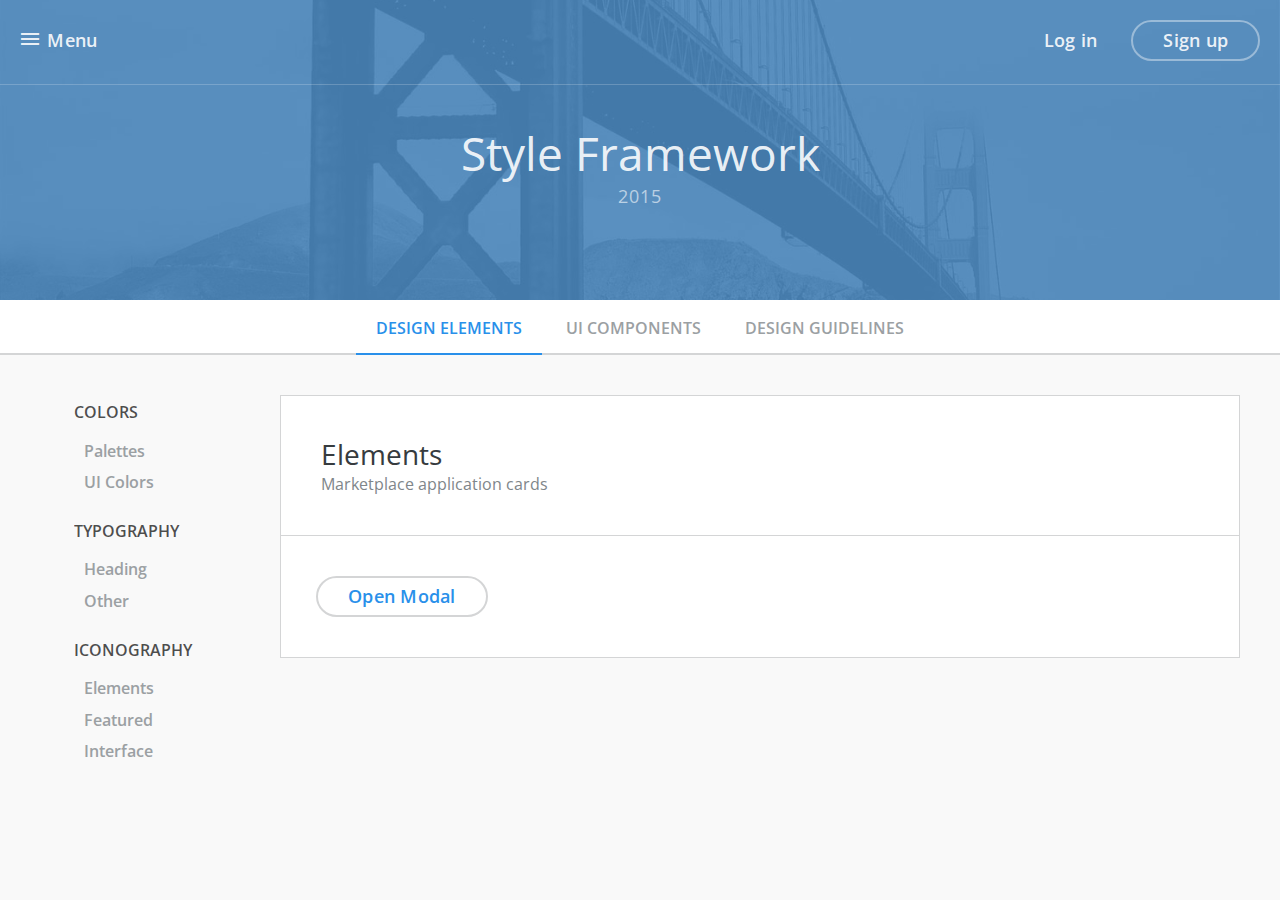
<file: framework/index.html>
<!doctype html>
<html>
<head>
  <meta http-equiv='content-type' content='text/html; charset=UTF-8'>
  <meta name='viewport' content='width=device-width, initial-scale=1'>

  <!-- opengraph protocols -->
  <meta property='og:title' content='Weebly is the easiest way to create a website, store or blog'>
  <meta property='og:type' content='company'>
  <meta property='og:site_name' content='Weebly.com'>
  <meta property='og:image' content='http://cdn1.editmysite.com/images/theme_contest/screenshots.gif'>

  <title>Ez Framework</title>
  <meta name='description' content='Weebly makes it surprisingly easy to create a high-quality website, blog or online store. Over 25 million people use Weebly to bring their unique ideas to life.'>

  <link rel='stylesheet' href='https://fonts.googleapis.com/css?family=Open+Sans:300italic,400italic,700italic,300,400,700'>
  <link rel='stylesheet' href='styles/css/app.css'>

  <!-- modernizr -->
  <script src='https://cdn2.editmysite.com/js/vendor/modernizr.js'></script>
</head>
<body class='ez'>
  <header class='header--menu'>
    <nav class='menu--global'>
      <button class='white--borderless'><i class='ez-menu left'></i> Menu</button>
    </nav>
    <figure class='logo--center'>
      <i class='icon'></i>
    </figure>
    <nav class='menu--user'>
      <button class='white--borderless'>Log in</button>
      <button class='white'>Sign up</button>
    </nav>
  </header>

  <header class='header--short'>
    <figure class='bg' style='background-image:url(img/bg.jpg)'></figure>
    <h2 class='title'>Style Framework <span class='subtitle'>2015</span></h2>
  </header>

  <ul class='tabs'>
    <li class='tab'><a href='#designelements' class='link--tab' title='Design Elements'>Design Elements</a></li>
    <li class='tab'><a href='#uicomponents' class='link--tab' title='UI Components'>UI Components</a></li>
    <li class='tab'><a href='#designguidelines' class='link--tab' title='Design Guidelines'>Design Guidelines</a></li>
  </ul>

  <div class='containers'>
    <section class='container' data-page-name='designelements'>
      <aside class='sidebar'>
        <ul class='menu--sidebar'>
          <li class='item'>
            <a href='#colors' class='link--header' title='Colors'>Colors</a>
            <ul class='menu--sidebar--sub'>
              <li class='item--sub'><a href='#palettes' class='link--sub' title='Palettes'>Palettes</a></li>
              <li class='item--sub'><a href='#uicolors' class='link--sub' title='UI Colors'>UI Colors</a></li>
            </ul>
          </li>

          <li class='item'>
            <a href='#typography' class='link--header' title='Typography'>Typography</a>
            <ul class='menu--sidebar--sub'>
              <li class='item--sub'><a href='#heading' class='link--sub' title='Heading'>Heading</a></li>
              <li class='item--sub'><a href='#other' class='link--sub' title='Other'>Other</a></li>
            </ul>
          </li>

          <li class='item'>
            <a href='#iconography' class='link--header' title='Iconography'>Iconography</a>
            <ul class='menu--sidebar--sub'>
              <li class='item--sub'><a href='#elements' class='link--sub' title='Elements'>Elements</a></li>
              <li class='item--sub'><a href='#featured' class='link--sub' title='Featured'>Featured</a></li>
              <li class='item--sub'><a href='#interface' class='link--sub' title='Interface'>Interface</a></li>
            </ul>
          </li>
        </ul>
      </aside>

      <article class='content'>
        <header class='header--content'>
          <h2 class='title'>Elements</h2>
          <h3 class='subtitle'>Marketplace application cards</h3>
        </header>

        <div class='body'>
          <button class='blue' data-modal-open='single'>Open Modal</button>
        </div>
      </article>
    </section>

    <section class='container' data-page-name='uicomponents'>
      <aside class='sidebar'>
        <ul class='menu--sidebar'>
          <li class='item'>
            <a href='#popovers' class='link--header' title='popovers'>popovers</a>
            <ul class='menu--sidebar--sub'>
              <li class='item--sub'><a href='#modals' class='link--sub' title='modals'>modals</a></li>
              <li class='item--sub'><a href='#alert' class='link--sub' title='alert'>alert</a></li>
            </ul>
          </li>

          <li class='item'>
            <a href='#cards' class='link--header' title='cards'>cards</a>
            <ul class='menu--sidebar--sub'>
              <li class='item--sub'><a href='#apps' class='link--sub' title='apps'>apps</a></li>
              <li class='item--sub'><a href='#image' class='link--sub' title='image'>image</a></li>
            </ul>
          </li>

          <li class='item'>
            <a href='#tips' class='link--header' title='tips'>tips</a>
            <ul class='menu--sidebar--sub'>
              <li class='item--sub'><a href='#options' class='link--sub' title='options'>options</a></li>
              <li class='item--sub'><a href='#action' class='link--sub' title='action'>action</a></li>
            </ul>
          </li>
        </ul>
      </aside>

      <article class='content'>
        <header class='header--content'>
          <h2 class='title'>Apps Cards</h2>
          <h3 class='subtitle'>Marketplace application cards</h3>
        </header>

        <div class='body'>
          <div class='app-card'>
            <h3 class='title'>App Card</h3>
            <div class='card'>
              <div class='thumbnail'>
                <figure class='icon'></figure>
                <!-- <figure class='icon' style='background-image:url(img/mailchimp.png); background-color: #77cff2'></figure> -->
              </div>
              <h4 class='name'>App Name</h4>
              <figure class='rating' data-rating='4.5'>
                <i class='ez-star'></i>
                <i class='ez-star'></i>
                <i class='ez-star'></i>
                <i class='ez-star'></i>
                <i class='ez-star'></i>
              </figure>
              <p class='description'>Two line app description at 14px font size.</p>
              <h5 class='price'>Free</h5>
            </div>
            <div class='snippet'>
              <header class='header--snippet'>
                = ui_component('cards/card', properties: <strong>{as_below}</strong>)
                <span class='right'>
                  <a href='#psd' class='link--snippet' title='Download PSD file'>Psd</a>
                  <a href='#copy' class='link--snippet' title=''>Copy</a>
                </span>
              </header>
<pre>
<code>
  <span class='punctuation'>{</span>
    url<span class='punctuation'>:</span> <span class='string'>"#"</span><span class='punctuation'>,</span>
    name<span class='punctuation'>:</span> <span class='string'>"App Name"</span><span class='punctuation'>,</span>
    description<span class='punctuation'>:</span> <span class='string'>"Two line app description at 14px font size."</span><span class='punctuation'>,</span>
    app_image_alt<span class='punctuation'>:</span> <span class='string'>""</span><span class='punctuation'>,</span>
    fixed?<span class='punctuation'>:</span> <span class='boolean--false'>false</span>
  <span class='punctuation'>}</span>
</code>
</pre>
            </div>
          </div>

          <div class='app-card--action'>
            <h3 class='title'>App Action Card</h3>
            <div class='card'>
              <div class='thumbnail'>
                <figure class='icon'></figure>
                <!-- <figure class='icon' style='background-image:url(img/mailchimp.png); background-color: #77cff2'></figure> -->
              </div>
              <h4 class='name'>App Name</h4>
              <figure class='rating' data-rating='3.5'>
                <i class='ez-star'></i>
                <i class='ez-star'></i>
                <i class='ez-star'></i>
                <i class='ez-star'></i>
                <i class='ez-star'></i>
                <figcaption class='rating__count'>(132)</figcaption>
              </figure>
              <button class='svg' data-button-load>
                <span class='value'>Add</span>
                <svg class='btn--svg'>
                  <path class='path' d="M152.5,43h-130C11.2,43,2,33.8,2,22.5v0C2,11.2,11.2,2,22.5,2h130c11.3,0,20.5,9.2,20.5,20.5v0C173,33.8,163.8,43,152.5,43z"/>
                  <path class='path--loader' d="M152.5,43h-130C11.2,43,2,33.8,2,22.5v0C2,11.2,11.2,2,22.5,2h130c11.3,0,20.5,9.2,20.5,20.5v0C173,33.8,163.8,43,152.5,43z"/>
                </svg>
              </button>

              <ul class='card__items'>
                <li class='card__item'>$19/mo</li>
                <li class='card__item'>14 day free trial</li>
                <li class='card__item'><a href='http://appwebsite.com' class='link' title='App website URL' target='_blank' rel='nofollow'>appwebsite.com</a></li>
              </ul>
            </div>
          </div>
        </div>
      </article>
    </section>

    <section class='container' data-page-name='designguidelines'>
      <aside class='sidebar'>
        <ul class='menu--sidebar'>
          <li class='item'>
            <a href='#marketplace' class='link--header' title='marketplace'>marketplace</a>
            <ul class='menu--sidebar--sub'>
              <li class='item--sub'><a href='#apps' class='link--sub' title='apps'>apps</a></li>
              <li class='item--sub'><a href='#elements' class='link--sub' title='elements'>elements</a></li>
              <li class='item--sub'><a href='#themes' class='link--sub' title='themes'>themes</a></li>
              <li class='item--sub'><a href='#bundles' class='link--sub' title='bundles'>bundles</a></li>
            </ul>
          </li>
        </ul>
      </aside>

      <article class='content'>
        <header class='header--content'>
          <h2 class='title'>Apps</h2>
          <h3 class='subtitle'>Marketplace application</h3>

          <section class='requirements'>
            <header class='header--snippet'>
              <strong>Required Assets</strong>
              <span class='right'>
                <a href='#download-zip' class='link--snippet' title='Download all assets'>Download Zip</a>
              </span>
            </header>
            <ul class='requirements__list'>
              <li class='requirements__item'><figure class='format-icon--blue'>png</figure> App Icon 102 x 66px &amp; 204 x 132px</li>
              <li class='requirements__item'><figure class='format-icon--orange'>svg</figure> Element Icon 70 x 40px (grayscale)</li>
              <li class='requirements__item'><figure class='format-icon--green'>jpg</figure> Featured Image 462 x 286px &amp; 924 x 572px</li>
              <li class='requirements__item'><figure class='format-icon--green'>jpg</figure> App Screenshots 716 x 442px &amp; 1432 x 884px</li>
            </ul>
          </section>
        </header>

        <div class='body'>
          
          <div class='app-card'>
            <h3 class='title'>App Card</h3>
            <div class='card'>
              <div class='thumbnail'>
                <figure class='icon'></figure>
              </div>
              <h4 class='name'>App Name</h4>
              <figure class='rating' data-rating='4.5'>
                <i class='ez-star'></i>
                <i class='ez-star'></i>
                <i class='ez-star'></i>
                <i class='ez-star'></i>
                <i class='ez-star'></i>
              </figure>
              <p class='description'>Two line app description at 14px font size.</p>
              <h5 class='price'>Free</h5>
            </div>
          </div>

        </div>
      </article>
    </section>
  </div>

  <!-- MODALS -->
  <section class='modal'>
    <figure class='modal__bg'></figure>

    <div class='modal__container' data-modal-name='single'>
      <header class='modal__headers'>
        <div class='modal__header' data-section-name='single'>
          <button class='gray--light--borderless left' data-modal-close><i class='ez-close'></i></button>
          <h1 class='title' data-animation-type='slide'>Welcome Title</h1>
          <button class='blue--borderless right'>Action</button>
        </div>

        <div class='modal__header' data-section-name='slide'>
          <button class='gray--light--borderless left' data-section-switch='single'><i class='w-icon-chevron-left-light'></i></button>
          <h1 class='title' data-animation-type='slide'>View Title</h1>
        </div>
      </header>

      <div class='modal__contents'>
        <div class='modal__content' data-section-name='single'>
          <h2 class='title'>Message goes here.</h2>
          <h3 class='subtitle'>Sub message goes here.</h3>
          <form class='modal__form' action='' method='post'>
            <label for='name' class='modal__label'>
              Full Name
              <input type='text' name='name' class='modal__input' placeholder='First and last name'>
            </label>
            <label for='email' class='modal__label'>
              Email
              <input type='text' name='email' class='modal__input' placeholder='name@email.com'>
            </label>
            <button class='modal__button--dropdown' data-value='Selected Option'><i class='ez-chevron-right right'></i> Options</button>
            <button class='modal__button' data-value='Secondary text' data-section-switch='slide'><i class='ez-chevron-right right'></i> Button</button>
          </form>
        </div>

        <div class='modal__content' data-section-name='slide'>
          <button class='modal__button--action' data-modal-switch='action'>Action Button</button>
          <div class='modal__button--group'>
            <button class='modal__button' data-value='Secondary text'><i class='ez-chevron-right right'></i> Options</button>
            <button class='modal__button' data-value='Secondary text'><i class='ez-chevron-right right'></i> Options</button>
            <button class='modal__button' data-value='Secondary text'><i class='ez-chevron-right right'></i> Options</button>
          </div>
          <button class='modal__button--action--delete'>Delete Button</button>
        </div>
      </div>
    </div>

    <div class='modal__container' data-modal-name='action'>
      <header class='modal__headers'>
        <div class='modal__header' data-section-name='action'>
          <button class='blue--borderless left' data-modal-close>Cancel</button>
          <h1 class='title'>Action Title</h1>
          <button class='blue--borderless right'>Save</button>
        </div>

        <div class='modal__header' data-section-name='progress'>
          <button class='gray--light--borderless left' data-section-switch='action'><i class='w-icon-chevron-left-light'></i></button>
          <h1 class='title' data-animation-type='slide'>Progress Title</h1>
          <button class='blue--borderless right'>next</button>
        </div>
      </header>

      <div class='modal__contents'>
        <div class='modal__content' data-section-name='action'>
          <button class='modal__button' data-value='Secondary text' data-section-switch='progress'><i class='ez-chevron-right right'></i> Button</button>
        </div>

        <div class='modal__content' data-section-name='progress'>
          <h2 class='title'>1 of 3 steps left</h2>
          <h3 class='subtitle'>You're almost there!</h3>
        </div>
      </div>
    </div>
  </section>

  <!-- js -->
  <script src='https://ajax.googleapis.com/ajax/libs/jquery/1.8.3/jquery.min.js'></script>
  <script src='js/main.js'></script>
</body>
</html>
</file>
<file: framework/styles/css/app.css>
@charset "UTF-8";
/*-------------------------*\
 * CONTAINER */
/*------------------------- */
/*-------------------------*\
 * PAGE HEADERS */
/*------------------------- */
/*-------------------------*\
 * TABS */
/*------------------------- */
/*-------------------------*\
 * WEIGHT */
/*------------------------- */
/*-------------------------*\
 * BROWSER SPECIFIC */
/*------------------------- */
/*-------------------------*\
 * BOX-MODEL */
/*------------------------- */
/*-------------------------*\
 * VISIBILITY */
/*------------------------- */
/*-------------------------*\
 * USER-SELECT */
/*------------------------- */
/*-------------------------*\
 * TYPOGRAPHY */
/*------------------------- */
/*-------------------------*\
 * BORDER-RADIUS */
/*------------------------- */
/*-------------------------*\
 * BOX-SHADOW */
/*------------------------- */
/*-------------------------*\
 * FILTERS */
/*------------------------- */
/*-------------------------*\
 * TRANSFORMERS ;) */
/*------------------------- */
/*-------------------------*\
 * ROTATIONS */
/*------------------------- */
/*-------------------------*\
 * MORPHING */
/*------------------------- */
/*-------------------------*\
 * TRANSLATIONS */
/*------------------------- */
/*-------------------------*\
 * TRANSITIONS */
/*------------------------- */
/*-------------------------*\
 * PERSPECTIVES */
/*------------------------- */
/*-------------------------*\
 * ANIMATIONS */
/*------------------------- */
/*-------------------------*\
 * KEYFRAMES */
/*------------------------- */
/*-------------------------*\
 * MEDIA QUERIES */
/*------------------------- */
/*-------------------------*\
 * CONTAINER */
/*------------------------- */
/*-------------------------*\
 * SHADOW HOVER */
/*------------------------- */
/*-------------------------*\
 * APP CARD ICON */
/*------------------------- */
/*-------------------------*\
 * COVERS */
/*------------------------- */
/*-------------------------*\
 * BACKGROUND COVERS */
/*------------------------- */
/*-------------------------*\
 * W ICONS */
/*------------------------- */
/*-------------------------*\
 * CLEARFIX */
/*------------------------- */
.punctuation {
  color: #9ba0a3; }

.string {
  color: #3da83e; }

.boolean--true {
  color: #3da83e; }
.boolean--false {
  color: #c73434; }

html,
body {
  min-height: 100%;
  height: 100%;
  padding: 0;
  margin: 0; }

body {
  color: #363b3e;
  font-family: "ProximaNova", "Open Sans", sans-serif;
  font-size: 16px;
  line-height: 1.35;
  text-rendering: optimizeLegibility; }
  @media screen and (-webkit-min-device-pixel-ratio: 0) {
    body {
      -webkit-font-smoothing: antialiased; } }
@-moz-document url-prefix() {
  body {
    -moz-osx-font-smoothing: grayscale; } }
div,
article,
aside,
figcaption,
figure,
footer,
header,
main,
nav,
section {
  display: block;
  box-sizing: border-box; }
  @media screen and (-webkit-min-device-pixel-ratio: 0) {
    div,
    article,
    aside,
    figcaption,
    figure,
    footer,
    header,
    main,
    nav,
    section {
      -webkit-box-sizing: border-box; } }
@-moz-document url-prefix() {
  div,
  article,
  aside,
  figcaption,
  figure,
  footer,
  header,
  main,
  nav,
  section {
    -moz-box-sizing: border-box; } }
ul,
li,
img,
input,
textarea,
button {
  box-sizing: border-box; }
  @media screen and (-webkit-min-device-pixel-ratio: 0) {
    ul,
    li,
    img,
    input,
    textarea,
    button {
      -webkit-box-sizing: border-box; } }
@-moz-document url-prefix() {
  ul,
  li,
  img,
  input,
  textarea,
  button {
    -moz-box-sizing: border-box; } }
a {
  background-color: transparent;
  text-decoration: none;
  color: rgba(0, 0, 0, 0.7);
  -o-transition: color 177ms;
  transition: color 177ms; }
  @media screen and (-webkit-min-device-pixel-ratio: 0) {
    a {
      -webkit-transition: color 177ms; } }
@-moz-document url-prefix() {
  a {
    -moz-transition: color 177ms; } }
ul {
  margin: 0;
  padding: 0; }

h1,
h2,
h3,
h4,
h5,
h6 {
  padding: 0;
  margin: 0;
  font-weight: 400; }

b,
strong {
  font-weight: bold; }

em {
  font-style: italic; }

code,
kbd,
pre,
samp {
  font-family: monospace;
  font-size: 14px; }

pre {
  margin: 0;
  white-space: pre;
  white-space: -moz-pre-wrap;
  white-space: pre-wrap;
  white-space: pre\9;
  word-break: break-all;
  word-wrap: break-word; }

code {
  line-height: 1.715; }

figure {
  margin: 0; }

img {
  border: 0; }

svg:not(:root) {
  overflow: hidden; }

button,
input,
optgroup,
select,
textarea {
  font: inherit;
  color: inherit;
  outline: none; }

button,
button:focus,
button:active {
  outline: none;
  overflow: visible; }

input {
  border-radius: 2px; }
  @media screen and (-webkit-min-device-pixel-ratio: 0) {
    input {
      -webkit-border-radius: 2px; } }
@-moz-document url-prefix() {
  input {
    -moz-border-radius: 2px; } }
button,
select {
  text-transform: none; }

button,
html input[type="button"],
input[type="reset"],
input[type="submit"] {
  -webkit-appearance: button;
  cursor: pointer; }

button[disabled],
html input[disabled] {
  cursor: default; }

input {
  line-height: normal; }

input[type="search"] {
  -webkit-appearance: textfield; }

textarea {
  overflow: auto; }

@font-face {
  font-family: "ProximaNova";
  src: url("https://cdn2.editmysite.com/fonts/Proxima-Light/267447_4_0.eot");
  src: url("https://cdn2.editmysite.com/fonts/Proxima-Light/267447_4_0.eot?#iefix") format("embedded-opentype"), url("https://cdn2.editmysite.com/fonts/Proxima-Light/267447_4_0.woff") format("woff"), url("https://cdn2.editmysite.com/fonts/Proxima-Light/267447_4_0.ttf") format("truetype"); }
@font-face {
  font-family: "thirsty_script_lightregular";
  src: url("https://cdn2.editmysite.com/fonts/ThirstyScriptLight/ThirstyScriptLight-webfont.eot");
  src: url("https://cdn2.editmysite.com/fonts/ThirstyScriptLight/ThirstyScriptLight-webfont.eot?#iefix") format("embedded-opentype"), url("https://cdn2.editmysite.com/fonts/ThirstyScriptLight/ThirstyScriptLight-webfont.woff") format("woff"), url("https://cdn2.editmysite.com/fonts/ThirstyScriptLight/ThirstyScriptLight-webfont.ttf") format("truetype"), url("https://cdn2.editmysite.com/fonts/ThirstyScriptLight/ThirstyScriptLight-webfont.svg#thirsty_script_lightregular") format("svg");
  font-weight: normal;
  font-style: normal; }
@font-face {
  font-family: "ProximaNova";
  font-weight: bold;
  src: url("https://cdn2.editmysite.com/fonts/Proxima-Semibold/267447_5_0.eot");
  src: url("https://cdn2.editmysite.com/fonts/Proxima-Semibold/267447_5_0.eot?#iefix") format("embedded-opentype"), url("https://cdn2.editmysite.com/fonts/Proxima-Semibold/267447_5_0.woff") format("woff"), url("https://cdn2.editmysite.com/fonts/Proxima-Semibold/267447_5_0.ttf") format("truetype"); }
@font-face {
  font-family: "wicons";
  src: url("https://cdn2.editmysite.com/fonts/wIcons/wicons.eot?buildTime=1426530185");
  src: url("https://cdn2.editmysite.com/fonts/wIcons/wicons.eot?buildTime=1426530185#iefix") format("embedded-opentype"), url("https://cdn2.editmysite.com/fonts/wIcons/wicons.woff?buildTime=1426530185") format("woff"), url("https://cdn2.editmysite.com/fonts/wIcons/wicons.ttf?buildTime=1426530185") format("truetype"), url("https://cdn2.editmysite.com/fonts/wIcons/wicons.svg?buildTime=1426530185#wicons") format("svg");
  font-weight: normal;
  font-style: normal;
  @media screen and (-webkit-min-device-pixel-ratio: 0) {
    font-family: "wicons";
    src: url("https://cdn2.editmysite.com/fonts/wIcons/wicons.svg?buildTime=1426530185#wicons") format("svg"); } }
@font-face {
  font-family: "wsocial";
  src: url("https://cdn2.editmysite.com/fonts/wSocial/wsocial.eot?buildTime=1426530185");
  src: url("https://cdn2.editmysite.com/fonts/wSocial/wsocial.eot?buildTime=1426530185#iefix") format("embedded-opentype"), url("https://cdn2.editmysite.com/fonts/wSocial/wsocial.woff?buildTime=1426530185") format("woff"), url("https://cdn2.editmysite.com/fonts/wSocial/wsocial.ttf?buildTime=1426530185") format("truetype"), url("https://cdn2.editmysite.com/fonts/wSocial/wsocial.svg?buildTime=1426530185#wsocial") format("svg");
  font-weight: normal;
  font-style: normal;
  @media screen and (-webkit-min-device-pixel-ratio: 0) {
    font-family: "wsocial";
    src: url("https://cdn2.editmysite.com/fonts/wSocial/wsocial.svg?buildTime=1426530185#wsocial") format("svg"); } }
@font-face {
  font-family: "ez";
  src: url("./fonts/ez.eot"); }
@font-face {
  font-family: "ez";
  src: url([data-uri]) format("truetype"), url([data-uri]) format("woff");
  font-weight: normal;
  font-style: normal; }
[class^="w-icon-"]:before {
  display: inline-block;
  font-family: "wicons";
  font-style: normal;
  font-weight: 400;
  font-variant: normal;
  line-height: 1.35;
  speak: none;
  text-decoration: inherit;
  text-transform: none;
  text-rendering: optimizeLegibility;
  text-rendering: optimizeLegibility; }
  @media screen and (-webkit-min-device-pixel-ratio: 0) {
    [class^="w-icon-"]:before {
      -webkit-font-smoothing: antialiased; } }
@-moz-document url-prefix() {
  [class^="w-icon-"]:before {
    -moz-osx-font-smoothing: grayscale; } }
.w-icon-add:before {
  content: "\f1a2"; }

.w-icon-address:before {
  content: "\f139"; }

.w-icon-admin-support:before {
  content: "\f1d7"; }

.w-icon-admin:before {
  content: "\f1ae"; }

.w-icon-align-center:before {
  content: "\f17a"; }

.w-icon-align-left:before {
  content: "\f179"; }

.w-icon-align-right:before {
  content: "\f17b"; }

.w-icon-android:before {
  content: "\f1db"; }

.w-icon-apple:before {
  content: "\f1b6"; }

.w-icon-arrow-down:before {
  content: "\f1c5"; }

.w-icon-arrow-left:before {
  content: "\f1c2"; }

.w-icon-arrow-right-thin:before {
  content: "\f1dc"; }

.w-icon-arrow-right:before {
  content: "\f1c3"; }

.w-icon-arrow-up:before {
  content: "\f1c4"; }

.w-icon-audio:before {
  content: "\f100"; }

.w-icon-bank:before {
  content: "\f1dd"; }

.w-icon-blog-archive:before {
  content: "\f15a"; }

.w-icon-blog-author:before {
  content: "\f159"; }

.w-icon-blog-categories:before {
  content: "\f15c"; }

.w-icon-blog-comment:before {
  content: "\f187"; }

.w-icon-blog-feed:before {
  content: "\f15b"; }

.w-icon-blog-settings-icon:before {
  content: "\f1d9"; }

.w-icon-box:before {
  content: "\f199"; }

.w-icon-branded:before {
  content: "\f1a6"; }

.w-icon-browser-window:before {
  content: "\f192"; }

.w-icon-bug:before {
  content: "\f169"; }

.w-icon-button:before {
  content: "\f102"; }

.w-icon-calendar:before {
  content: "\f101"; }

.w-icon-caret-down:before {
  content: "\f153"; }

.w-icon-caret-up:before {
  content: "\f154"; }

.w-icon-categories:before {
  content: "\f195"; }

.w-icon-category-basic:before {
  content: "\f13c"; }

.w-icon-category-media:before {
  content: "\f13d"; }

.w-icon-category-more:before {
  content: "\f140"; }

.w-icon-category-revenue:before {
  content: "\f13e"; }

.w-icon-category-structure:before {
  content: "\f166"; }

.w-icon-chart:before {
  content: "\f1de"; }

.w-icon-check-mark-light:before {
  content: "\f1cc"; }

.w-icon-check-mark:before {
  content: "\f19a"; }

.w-icon-checkbox:before {
  content: "\f12f"; }

.w-icon-checkmark-circle:before {
  content: "\f1a9"; }

.w-icon-chevron-down-light:before {
  content: "\f19e"; }

.w-icon-chevron-down:before {
  content: "\f174"; }

.w-icon-chevron-left-light:before {
  content: "\f19c"; }

.w-icon-chevron-left:before {
  content: "\f177"; }

.w-icon-chevron-right-light:before {
  content: "\f19b"; }

.w-icon-chevron-right:before {
  content: "\f176"; }

.w-icon-chevron-up-light:before {
  content: "\f19d"; }

.w-icon-chevron-up:before {
  content: "\f175"; }

.w-icon-circle-checked:before {
  content: "\f1d0"; }

.w-icon-circle-unchecked:before {
  content: "\f1d1"; }

.w-icon-cloud-li:before {
  content: "\f1df"; }

.w-icon-cog:before {
  content: "\f164"; }

.w-icon-columns:before {
  content: "\f103"; }

.w-icon-comment:before {
  content: "\f161"; }

.w-icon-comments:before {
  content: "\f104"; }

.w-icon-compare:before {
  content: "\f16d"; }

.w-icon-computer:before {
  content: "\f121"; }

.w-icon-copy:before {
  content: "\f162"; }

.w-icon-copyright:before {
  content: "\f18e"; }

.w-icon-coupons:before {
  content: "\f1af"; }

.w-icon-credit-card:before {
  content: "\f197"; }

.w-icon-customer-comment:before {
  content: "\f173"; }

.w-icon-customer-eye:before {
  content: "\f172"; }

.w-icon-customers:before {
  content: "\f171"; }

.w-icon-dashboard:before {
  content: "\f198"; }

.w-icon-decrease:before {
  content: "\f147"; }

.w-icon-delete:before {
  content: "\f163"; }

.w-icon-discount-tag:before {
  content: "\f1e0"; }

.w-icon-divider:before {
  content: "\f105"; }

.w-icon-document:before {
  content: "\f106"; }

.w-icon-dollar-circle:before {
  content: "\f1a7"; }

.w-icon-domain-solid:before {
  content: "\f18a"; }

.w-icon-domains:before {
  content: "\f16c"; }

.w-icon-double-loop:before {
  content: "\f1a1"; }

.w-icon-download-li:before {
  content: "\f1e1"; }

.w-icon-download:before {
  content: "\f15d"; }

.w-icon-dropdown:before {
  content: "\f130"; }

.w-icon-edit-flipped:before {
  content: "\f15e"; }

.w-icon-edit-li:before {
  content: "\f1cb"; }

.w-icon-edit:before {
  content: "\f13f"; }

.w-icon-elements-li:before {
  content: "\f1c7"; }

.w-icon-ellipsis:before {
  content: "\f1e2"; }

.w-icon-email-box:before {
  content: "\f131"; }

.w-icon-email:before {
  content: "\f107"; }

.w-icon-embedded-document:before {
  content: "\f15f"; }

.w-icon-enlarge:before {
  content: "\f122"; }

.w-icon-exit:before {
  content: "\f123"; }

.w-icon-external-link-support:before {
  content: "\f1d2"; }

.w-icon-external:before {
  content: "\f184"; }

.w-icon-facebook:before {
  content: "\f1b8"; }

.w-icon-file-document:before {
  content: "\f126"; }

.w-icon-file-flashsvg:before {
  content: "\f127"; }

.w-icon-flag-li:before {
  content: "\f1e3"; }

.w-icon-flag:before {
  content: "\f18d"; }

.w-icon-flash:before {
  content: "\f108"; }

.w-icon-flickr-badge:before {
  content: "\f158"; }

.w-icon-follow:before {
  content: "\f109"; }

.w-icon-form:before {
  content: "\f10a"; }

.w-icon-forum:before {
  content: "\f10b"; }

.w-icon-gallery:before {
  content: "\f10c"; }

.w-icon-google-plus:before {
  content: "\f1bb"; }

.w-icon-grip-vertical:before {
  content: "\f19f"; }

.w-icon-grip:before {
  content: "\f182"; }

.w-icon-group-empty:before {
  content: "\f1e4"; }

.w-icon-group:before {
  content: "\f1ce"; }

.w-icon-hamburger:before {
  content: "\f160"; }

.w-icon-heart:before {
  content: "\f191"; }

.w-icon-hide:before {
  content: "\f181"; }

.w-icon-home:before {
  content: "\f183"; }

.w-icon-html:before {
  content: "\f10d"; }

.w-icon-image-big:before {
  content: "\f1b0"; }

.w-icon-image-solid:before {
  content: "\f188"; }

.w-icon-image:before {
  content: "\f10e"; }

.w-icon-import-support:before {
  content: "\f1da"; }

.w-icon-inbox:before {
  content: "\f1ad"; }

.w-icon-increase:before {
  content: "\f146"; }

.w-icon-input-textbox:before {
  content: "\f142"; }

.w-icon-instagram:before {
  content: "\f1bc"; }

.w-icon-li-blog:before {
  content: "\f1b4"; }

.w-icon-li-comments:before {
  content: "\f1e5"; }

.w-icon-li-contactform:before {
  content: "\f1e6"; }

.w-icon-li-coupons:before {
  content: "\f1e7"; }

.w-icon-li-drag-drop:before {
  content: "\f1b2"; }

.w-icon-li-ecommerce:before {
  content: "\f1b5"; }

.w-icon-li-mobile:before {
  content: "\f1b3"; }

.w-icon-li-mobilestore:before {
  content: "\f1e8"; }

.w-icon-li-payment:before {
  content: "\f1e9"; }

.w-icon-li-play:before {
  content: "\f1be"; }

.w-icon-li-slideshow:before {
  content: "\f1ea"; }

.w-icon-li-social:before {
  content: "\f1eb"; }

.w-icon-li-ssl:before {
  content: "\f1ec"; }

.w-icon-li-themes:before {
  content: "\f1b1"; }

.w-icon-li-video:before {
  content: "\f1ed"; }

.w-icon-li-w:before {
  content: "\f1bf"; }

.w-icon-li-weebly-logo:before {
  content: "\f1bd"; }

.w-icon-like:before {
  content: "\f10f"; }

.w-icon-linkedin-badge:before {
  content: "\f157"; }

.w-icon-loop:before {
  content: "\f1a0"; }

.w-icon-magnify-dollar:before {
  content: "\f129"; }

.w-icon-magnify-light:before {
  content: "\f1ca"; }

.w-icon-magnify:before {
  content: "\f1a4"; }

.w-icon-mail-support:before {
  content: "\f1d3"; }

.w-icon-mail:before {
  content: "\f13a"; }

.w-icon-map-box:before {
  content: "\f132"; }

.w-icon-map:before {
  content: "\f110"; }

.w-icon-mobile-small:before {
  content: "\f156"; }

.w-icon-mobile:before {
  content: "\f120"; }

.w-icon-move:before {
  content: "\f165"; }

.w-icon-no-add:before {
  content: "\f18c"; }

.w-icon-no-edit:before {
  content: "\f1cf"; }

.w-icon-no-phone-support:before {
  content: "\f1d4"; }

.w-icon-number-box:before {
  content: "\f134"; }

.w-icon-open-table:before {
  content: "\f138"; }

.w-icon-ordered-list:before {
  content: "\f14f"; }

.w-icon-orders:before {
  content: "\f196"; }

.w-icon-packages-li:before {
  content: "\f1c6"; }

.w-icon-page-blog:before {
  content: "\f17e"; }

.w-icon-page-link:before {
  content: "\f17c"; }

.w-icon-page-standard:before {
  content: "\f17f"; }

.w-icon-page-store:before {
  content: "\f17d"; }

.w-icon-pallet:before {
  content: "\f185"; }

.w-icon-paragraph-image:before {
  content: "\f112"; }

.w-icon-paragraph-title:before {
  content: "\f141"; }

.w-icon-paragraph:before {
  content: "\f111"; }

.w-icon-person-box:before {
  content: "\f133"; }

.w-icon-person-li:before {
  content: "\f1c9"; }

.w-icon-phone-box-outline:before {
  content: "\f137"; }

.w-icon-phone-box:before {
  content: "\f12e"; }

.w-icon-phone-support:before {
  content: "\f1d5"; }

.w-icon-pie-chart:before {
  content: "\f1a8"; }

.w-icon-placeholder:before {
  content: "\f113"; }

.w-icon-planner-solid:before {
  content: "\f186"; }

.w-icon-planner:before {
  content: "\f167"; }

.w-icon-play:before {
  content: "\f1b7"; }

.w-icon-player:before {
  content: "\f189"; }

.w-icon-plugins-li:before {
  content: "\f1ee"; }

.w-icon-plus:before {
  content: "\f193"; }

.w-icon-polls:before {
  content: "\f114"; }

.w-icon-press:before {
  content: "\f190"; }

.w-icon-print:before {
  content: "\f1ac"; }

.w-icon-product-block:before {
  content: "\f155"; }

.w-icon-product-large:before {
  content: "\f12c"; }

.w-icon-product-regular:before {
  content: "\f12b"; }

.w-icon-product-small:before {
  content: "\f12a"; }

.w-icon-product:before {
  content: "\f194"; }

.w-icon-question-solid:before {
  content: "\f1c0"; }

.w-icon-question:before {
  content: "\f13b"; }

.w-icon-quote:before {
  content: "\f115"; }

.w-icon-radio-btn:before {
  content: "\f135"; }

.w-icon-redo:before {
  content: "\f152"; }

.w-icon-refresh:before {
  content: "\f1ef"; }

.w-icon-refund:before {
  content: "\f1d6"; }

.w-icon-remove-person:before {
  content: "\f178"; }

.w-icon-return:before {
  content: "\f1a3"; }

.w-icon-revert:before {
  content: "\f16e"; }

.w-icon-right-chevron-circle:before {
  content: "\f1aa"; }

.w-icon-rss-feed:before {
  content: "\f116"; }

.w-icon-rsvp:before {
  content: "\f117"; }

.w-icon-sad-face:before {
  content: "\f18f"; }

.w-icon-scribed-object:before {
  content: "\f128"; }

.w-icon-search:before {
  content: "\f125"; }

.w-icon-secure:before {
  content: "\f180"; }

.w-icon-settings-li:before {
  content: "\f1c8"; }

.w-icon-share-link:before {
  content: "\f118"; }

.w-icon-shopping-cart:before {
  content: "\f1ab"; }

.w-icon-site-list:before {
  content: "\f16a"; }

.w-icon-slideshow:before {
  content: "\f119"; }

.w-icon-social-network:before {
  content: "\f11a"; }

.w-icon-spacer:before {
  content: "\f1c1"; }

.w-icon-star:before {
  content: "\f124"; }

.w-icon-stats:before {
  content: "\f16b"; }

.w-icon-storefront:before {
  content: "\f1a5"; }

.w-icon-support:before {
  content: "\f168"; }

.w-icon-survey:before {
  content: "\f11b"; }

.w-icon-text-align-center:before {
  content: "\f14b"; }

.w-icon-text-align-justified:before {
  content: "\f14d"; }

.w-icon-text-align-left:before {
  content: "\f14a"; }

.w-icon-text-align-right:before {
  content: "\f14c"; }

.w-icon-text-bold:before {
  content: "\f143"; }

.w-icon-text-box:before {
  content: "\f12d"; }

.w-icon-text-color:before {
  content: "\f148"; }

.w-icon-text-italic:before {
  content: "\f144"; }

.w-icon-text-link:before {
  content: "\f149"; }

.w-icon-text-remove-format:before {
  content: "\f150"; }

.w-icon-text-underline:before {
  content: "\f145"; }

.w-icon-title:before {
  content: "\f11c"; }

.w-icon-trash-support:before {
  content: "\f1d8"; }

.w-icon-trash:before {
  content: "\f16f"; }

.w-icon-twitter-feed:before {
  content: "\f11d"; }

.w-icon-twitter:before {
  content: "\f1b9"; }

.w-icon-undo:before {
  content: "\f151"; }

.w-icon-unordered-list:before {
  content: "\f14e"; }

.w-icon-upload-cloud:before {
  content: "\f136"; }

.w-icon-upload:before {
  content: "\f170"; }

.w-icon-upswing:before {
  content: "\f18b"; }

.w-icon-user:before {
  content: "\f1cd"; }

.w-icon-video:before {
  content: "\f11e"; }

.w-icon-youtube-logo:before {
  content: "\f1f0"; }

.w-icon-youtube:before {
  content: "\f11f"; }

[class^="ez-"],
[class*=" ez-"] {
  font-family: "ez";
  speak: none;
  font-style: normal;
  font-weight: normal;
  font-variant: normal;
  text-transform: none;
  line-height: 1;
  text-rendering: optimizeLegibility; }
  @media screen and (-webkit-min-device-pixel-ratio: 0) {
    [class^="ez-"],
    [class*=" ez-"] {
      -webkit-font-smoothing: antialiased; } }
@-moz-document url-prefix() {
  [class^="ez-"],
  [class*=" ez-"] {
    -moz-osx-font-smoothing: grayscale; } }
.ez-star:before {
  content: ""; }
.ez-star--half:after {
  content: ""; }

.ez-chevron-up:before {
  content: ""; }

.ez-chevron-right:before {
  content: ""; }

.ez-chevron-left:before {
  content: ""; }

.ez-chevron-down:before {
  content: ""; }

.ez-menu:before {
  content: "";
  font-size: 24px; }

.ez-close:before {
  content: "";
  font-size: 24px; }

.rating {
  margin: 7px 0;
  color: #ffe9d5; }
  .rating .ez-star.active {
    color: #ff8f2e; }
  .rating .ez-star--half {
    position: relative; }
    .rating .ez-star--half:before {
      content: "";
      color: #ffe9d5; }
    .rating .ez-star--half.active:after {
      position: absolute;
      left: 0;
      color: #ff8f2e; }
  .rating__count {
    display: inline-block;
    position: relative;
    top: -2px;
    margin-left: 5px;
    color: #9ba0a3;
    font-size: 14px; }

/*-------------------------*\
 * BODY */
/*------------------------- */
.ez {
  background-color: rgba(0, 0, 0, 0.025); }

.noscroll {
  overflow: hidden; }

/*-------------------------*\
 * DIVIDERS */
/*------------------------- */
.divider {
  height: 1px;
  margin: 0;
  border: none;
  background-color: rgba(255, 255, 255, 0.2);
  pointer-events: none; }

/*-------------------------*\
 * FLOAT ELEMENTS */
/*------------------------- */
.left {
  float: left; }

.right {
  float: right; }

/*-------------------------*\
 * LOGO */
/*------------------------- */
.logo--center {
  position: absolute;
  left: 50%;
  -ms-transform: translateX(-50%);
  -o-transform: translateX(-50%);
  transform: translateX(-50%);
  pointer-events: none; }
  @media screen and (-webkit-min-device-pixel-ratio: 0) {
    .logo--center {
      -webkit-transform: translateX(-50%); } }
@-moz-document url-prefix() {
  .logo--center {
    -moz-transform: translateX(-50%); } }
  .logo--center .icon {
    display: inline-block;
    height: 35px;
    color: white;
    font-size: 35px;
    line-height: 1; }
    .logo--center .icon:before {
      content: "";
      display: inline-block;
      font-family: "wicons";
      font-style: normal;
      font-weight: 400;
      font-variant: normal;
      speak: none;
      text-decoration: inherit;
      text-transform: none;
      text-rendering: optimizeLegibility;
      text-rendering: optimizeLegibility; }
      @media screen and (-webkit-min-device-pixel-ratio: 0) {
        .logo--center .icon:before {
          -webkit-font-smoothing: antialiased; } }
@-moz-document url-prefix() {
  .logo--center .icon:before {
    -moz-osx-font-smoothing: grayscale; } }
    @media screen and (min-width: 960px) {
      .logo--center .icon {
        height: 50px;
        color: white;
        font-size: 120px;
        line-height: 0.4; }
        .logo--center .icon:before {
          content: "";
          display: inline-block;
          font-family: "wicons";
          font-style: normal;
          font-weight: 400;
          font-variant: normal;
          speak: none;
          text-decoration: inherit;
          text-transform: none;
          text-rendering: optimizeLegibility;
          text-rendering: optimizeLegibility; } }
    @media screen and (min-width: 960px) and (-webkit-min-device-pixel-ratio: 0) {
      .logo--center .icon:before {
        -webkit-font-smoothing: antialiased; } }
    @media screen and (min-width: 960px) {
      @-moz-document url-prefix() {
        .logo--center .icon:before {
          -moz-osx-font-smoothing: grayscale; } } }

.menu--global {
  float: left; }
  .menu--global .white--borderless {
    padding: 7px 3px; }
.menu--user {
  float: right; }
  .menu--user button:last-child {
    display: none; }
    @media screen and (min-width: 960px) {
      .menu--user button:last-child {
        display: inline-block; } }
.menu--sidebar {
  width: 100%; }
  .menu--sidebar--sub {
    margin-bottom: 20px; }

.item {
  list-style-type: none; }
  .item--sub {
    margin: 10px;
    list-style-type: none; }

.link {
  color: #2990ea; }
  .link--tab {
    display: block;
    position: relative;
    height: 53px;
    padding: 0 5px;
    color: #9ba0a3;
    font-size: 11px;
    font-weight: 600;
    text-transform: uppercase; }
    @media screen and (min-width: 960px) {
      .link--tab {
        padding: 0 20px;
        font-size: 16px; } }
    .link--tab:hover {
      color: #b7bbbd; }
    .link--tab.active {
      color: #2990ea; }
  .link--header {
    display: block;
    padding: 7px 14px;
    font-size: 16px;
    font-weight: 600;
    text-transform: uppercase; }
  .link--sub {
    padding: 7px 14px;
    color: #9ba0a3;
    font-size: 16px;
    font-weight: 600; }
    .link--sub:hover, .link--sub.active {
      color: #2990ea; }
  .link--snippet {
    display: inline-block;
    padding: 0 7px;
    color: #2990ea;
    font-size: 12px;
    font-weight: 600;
    text-transform: uppercase; }

/*-------------------------*\
 * TABS */
/*------------------------- */
.tabs {
  height: 55px;
  border-bottom: 2px solid #d4d5d6;
  background-color: rgba(255, 255, 255, 0.98);
  line-height: 57px;
  text-align: center; }
  .tabs .tab {
    display: none;
    list-style: none; }
    @media screen and (max-width: 959px) {
      .tabs .tab:first-child:nth-last-child(1), .tabs .tab:first-child:nth-last-child(1) ~ .tab {
        display: block;
        float: left;
        width: 100%; }
      .tabs .tab:first-child:nth-last-child(2), .tabs .tab:first-child:nth-last-child(2) ~ .tab {
        display: block;
        float: left;
        width: 50%; }
      .tabs .tab:first-child:nth-last-child(3), .tabs .tab:first-child:nth-last-child(3) ~ .tab {
        display: block;
        float: left;
        width: 33.33333%; }
      .tabs .tab:first-child:nth-last-child(4), .tabs .tab:first-child:nth-last-child(4) ~ .tab {
        display: block;
        float: left;
        width: 25%; } }
    @media screen and (min-width: 960px) {
      .tabs .tab {
        display: inline-block;
        width: auto;
        float: none; } }
    .tabs .tab--indicator {
      position: absolute;
      bottom: -2px;
      right: 0;
      left: 0;
      height: 2px;
      background-color: #2990ea;
      -o-transition: transform 233ms;
      transition: transform 233ms; }
      @media screen and (-webkit-min-device-pixel-ratio: 0) {
        .tabs .tab--indicator {
          -webkit-transition: transform 233ms; } }
@-moz-document url-prefix() {
  .tabs .tab--indicator {
    -moz-transition: transform 233ms; } }
/*-------------------------*\
 * BUTTONS */
/*------------------------- */
button,
.btn {
  position: relative;
  display: inline-block;
  padding: 5px 30px;
  border: 2px solid;
  border-radius: 35px;
  background: none;
  color: #363b3e;
  font-size: 18px;
  line-height: 1.5;
  letter-spacing: 0.25px;
  font-weight: 600;
  -o-transition: color 233ms, border 233ms;
  transition: color 233ms, border 233ms;
  cursor: pointer;
  /*-------------------------*\
   * BUTTON ICON */
  /*------------------------- */ }
  @media screen and (-webkit-min-device-pixel-ratio: 0) {
    button,
    .btn {
      -webkit-border-radius: 35px; } }
@-moz-document url-prefix() {
  button,
  .btn {
    -moz-border-radius: 35px; } }
  @media screen and (-webkit-min-device-pixel-ratio: 0) {
    button,
    .btn {
      -webkit-transition: color 233ms, border 233ms; } }
@-moz-document url-prefix() {
  button,
  .btn {
    -moz-transition: color 233ms, border 233ms; } }
  button.white,
  .btn.white {
    border-color: rgba(255, 255, 255, 0.4);
    color: rgba(255, 255, 255, 0.9); }
    button.white:hover,
    .btn.white:hover {
      border-color: rgba(255, 255, 255, 0.8);
      color: white; }
    button.white--borderless,
    .btn.white--borderless {
      border: none;
      color: rgba(255, 255, 255, 0.9); }
    button.white--fill,
    .btn.white--fill {
      border: none;
      background-color: white;
      color: #363b3e; }
  button.gray,
  .btn.gray {
    border-color: #d4d5d6;
    color: #9ba0a3; }
    button.gray:hover,
    .btn.gray:hover {
      border-color: #9ba0a3; }
    button.gray--borderless,
    .btn.gray--borderless {
      border: none;
      color: #9ba0a3; }
  button.gray--light,
  .btn.gray--light {
    border-color: #d4d5d6;
    color: #b7bbbd; }
    button.gray--light:hover,
    .btn.gray--light:hover {
      border-color: #9ba0a3; }
    button.gray--light--borderless,
    .btn.gray--light--borderless {
      border: none;
      color: #b7bbbd; }
  button.gray--lighter,
  .btn.gray--lighter {
    border-color: #d4d5d6;
    color: #d4d5d6; }
    button.gray--lighter:hover,
    .btn.gray--lighter:hover {
      border-color: #9ba0a3; }
    button.gray--lighter--borderless,
    .btn.gray--lighter--borderless {
      border: none;
      color: #d4d5d6; }
  button.blue,
  .btn.blue {
    border-color: #d4d5d6;
    color: #2990ea; }
    button.blue:hover,
    .btn.blue:hover {
      border-color: #9ba0a3; }
    button.blue--borderless,
    .btn.blue--borderless {
      border: none;
      color: #2990ea; }
  button.svg,
  .btn.svg {
    width: 173px;
    height: 43px;
    border-color: #d4d5d6;
    color: #2990ea; }
    button.svg .value,
    .btn.svg .value {
      display: block;
      position: absolute;
      top: 0;
      left: 0;
      width: 100%;
      height: 100%;
      line-height: 43px; }
  button--svg,
  .btn--svg {
    position: absolute;
    top: -3px;
    left: -3px;
    width: 175px;
    height: 45px;
    fill: none; }
    button--svg:hover .path,
    .btn--svg:hover .path {
      stroke: #b7bbbd; }
    button--svg .path,
    .btn--svg .path {
      stroke: #d4d5d6;
      stroke-linecap: round;
      stroke-width: 2;
      -o-transition: stroke 233ms;
      transition: stroke 233ms; }
      @media screen and (-webkit-min-device-pixel-ratio: 0) {
        button--svg .path,
        .btn--svg .path {
          -webkit-transition: stroke 233ms; } }
@-moz-document url-prefix() {
  button--svg .path,
  .btn--svg .path {
    -moz-transition: stroke 233ms; } }
      button--svg .path--loader,
      .btn--svg .path--loader {
        stroke: #2990ea;
        stroke-linecap: round;
        stroke-width: 2;
        stroke-dasharray: 400;
        stroke-dashoffset: 400; }
        button--svg .path--loader.loading,
        .btn--svg .path--loader.loading {
          stroke-dashoffset: 0;
          -o-transition: stroke-dashoffset 1.5s ease;
          transition: stroke-dashoffset 1.5s ease; }
          @media screen and (-webkit-min-device-pixel-ratio: 0) {
            button--svg .path--loader.loading,
            .btn--svg .path--loader.loading {
              -webkit-transition: stroke-dashoffset 1.5s ease; } }
@-moz-document url-prefix() {
  button--svg .path--loader.loading,
  .btn--svg .path--loader.loading {
    -moz-transition: stroke-dashoffset 1.5s ease; } }
  button i,
  .btn i {
    font-size: 17px; }
    button i.left,
    .btn i.left {
      margin-left: -5px;
      margin-right: 5px; }
    button i.right,
    .btn i.right {
      margin-left: 5px;
      margin-right: -5px; }
    button i.w-icon-hamburger,
    .btn i.w-icon-hamburger {
      position: relative;
      top: 1px; }
    button i.w-icon-caret-down,
    .btn i.w-icon-caret-down {
      position: relative;
      top: 4px;
      font-size: 24px;
      line-height: 0.9; }

.modal__form {
  margin-top: 20px; }
.modal__label {
  padding: 0 40px;
  font-weight: 600; }
.modal__input {
  width: 100%;
  height: 45px;
  padding: 0 20px 0 40px;
  margin-bottom: 20px;
  border-top: 1px solid #d4d5d6;
  border-right: none;
  border-bottom: 1px solid #d4d5d6;
  border-left: none;
  border-radius: 0;
  line-height: 46px;
  -o-transition: border 233ms;
  transition: border 233ms; }
  @media screen and (-webkit-min-device-pixel-ratio: 0) {
    .modal__input {
      -webkit-border-radius: 0; } }
@-moz-document url-prefix() {
  .modal__input {
    -moz-border-radius: 0; } }
  @media screen and (-webkit-min-device-pixel-ratio: 0) {
    .modal__input {
      -webkit-transition: border 233ms; } }
@-moz-document url-prefix() {
  .modal__input {
    -moz-transition: border 233ms; } }
  .modal__input:active, .modal__input:focus {
    border-color: #7ac1ff; }
  .modal__input.valid {
    border-color: #3da83e; }
  .modal__input.invalid {
    border-color: #e13a3a; }
.modal__button, .modal__button--action, .modal__button--action--delete, .modal__button--dropdown {
  position: relative;
  width: 100%;
  height: 45px;
  padding: 0 20px 0 40px;
  border-radius: 0;
  border-top: 1px solid #d4d5d6;
  border-right: none;
  border-bottom: 1px solid #d4d5d6;
  border-left: none;
  background-color: white;
  font-size: 16px;
  text-align: left;
  line-height: 46px; }
  @media screen and (-webkit-min-device-pixel-ratio: 0) {
    .modal__button, .modal__button--action, .modal__button--action--delete, .modal__button--dropdown {
      -webkit-border-radius: 0; } }
@-moz-document url-prefix() {
  .modal__button, .modal__button--action, .modal__button--action--delete, .modal__button--dropdown {
    -moz-border-radius: 0; } }
  .modal__button:after, .modal__button--action:after, .modal__button--action--delete:after, .modal__button--dropdown:after {
    content: attr(data-value);
    position: absolute;
    right: 40px;
    color: #9ba0a3;
    font-weight: 400;
    -o-transition: color 177ms;
    transition: color 177ms; }
    @media screen and (-webkit-min-device-pixel-ratio: 0) {
      .modal__button:after, .modal__button--action:after, .modal__button--action--delete:after, .modal__button--dropdown:after {
        -webkit-transition: color 177ms; } }
@-moz-document url-prefix() {
  .modal__button:after, .modal__button--action:after, .modal__button--action--delete:after, .modal__button--dropdown:after {
    -moz-transition: color 177ms; } }
  .modal__button i, .modal__button--action i, .modal__button--action--delete i, .modal__button--dropdown i {
    position: relative;
    top: 13px;
    color: #b7bbbd; }
  .modal__button:hover:after, .modal__button--action:hover:after, .modal__button--action--delete:hover:after, .modal__button--dropdown:hover:after {
    color: #2990ea; }
  .modal__button--group {
    margin-bottom: 20px;
    border-top: 1px solid #d4d5d6;
    border-bottom: 1px solid #d4d5d6;
    background-color: white; }
    .modal__button--group .modal__button, .modal__button--group .modal__button--action, .modal__button--group .modal__button--action--delete, .modal__button--group .modal__button--dropdown {
      border: none; }
      .modal__button--group .modal__button:before, .modal__button--group .modal__button--action:before, .modal__button--group .modal__button--action--delete:before, .modal__button--group .modal__button--dropdown:before {
        content: "";
        position: absolute;
        bottom: 0;
        width: 100%;
        border-bottom: 1px solid #d4d5d6; }
      .modal__button--group .modal__button:last-child:before, .modal__button--group .modal__button--action:last-child:before, .modal__button--group .modal__button--action--delete:last-child:before, .modal__button--group .modal__button--dropdown:last-child:before {
        border-bottom: none; }
  .modal__button--action {
    margin-bottom: 20px;
    color: #2990ea;
    text-align: center; }
  .modal__button--action--delete {
    margin-bottom: 20px;
    color: #e13a3a;
    text-align: center; }
  .modal__button--dropdown {
    margin-bottom: 20px; }
    .modal__button--dropdown:after {
      color: #363b3e; }

.containers {
  position: relative;
  width: 100%;
  max-width: 1280px;
  padding: 20px;
  margin: auto; }

.container {
  display: none;
  position: absolute;
  top: 0;
  left: 0;
  padding: 20px;
  width: 100%; }
  @media screen and (min-width: 960px) {
    .container {
      padding: 40px; } }

.sidebar {
  display: none; }
  @media screen and (min-width: 960px) {
    .sidebar {
      float: left;
      display: block;
      width: 20%;
      padding: 0 20px; } }

.content {
  width: 100%;
  border: 1px solid #d4d5d6;
  background-color: white; }
  @media screen and (min-width: 960px) {
    .content {
      float: left;
      width: 80%; } }
  .content .body {
    padding: 20px 15px; }
    @media screen and (min-width: 960px) {
      .content .body {
        padding: 40px 35px; } }

.body .title {
  margin-bottom: 20px;
  font-size: 14px;
  font-weight: 600;
  text-transform: uppercase; }

.app-card, .app-card--action {
  padding: 0 5px 40px;
  clear: both;
  overflow: hidden; }
  .app-card .card, .app-card--action .card {
    padding: 20px;
    border: 1px solid #d4d5d6;
    -o-transition: border 233ms, box-shadow 233ms;
    transition: border 233ms, box-shadow 233ms;
    cursor: pointer; }
    @media screen and (-webkit-min-device-pixel-ratio: 0) {
      .app-card .card, .app-card--action .card {
        -webkit-transition: border 233ms, box-shadow 233ms; } }
@-moz-document url-prefix() {
  .app-card .card, .app-card--action .card {
    -moz-transition: border 233ms, box-shadow 233ms; } }
    @media screen and (min-width: 768px) {
      .app-card .card, .app-card--action .card {
        float: left;
        width: 200px; } }
    .app-card .card:hover, .app-card--action .card:hover {
      border-color: #7ac1ff;
      box-shadow: 0 1px 2px 0 rgba(0, 0, 0, 0.05), 0 4px 8px 0 rgba(0, 0, 0, 0.1); }
      @media screen and (-webkit-min-device-pixel-ratio: 0) {
        .app-card .card:hover, .app-card--action .card:hover {
          -webkit-box-shadow: 0 1px 2px 0 rgba(0, 0, 0, 0.05), 0 4px 8px 0 rgba(0, 0, 0, 0.1); } }
@-moz-document url-prefix() {
  .app-card .card:hover, .app-card--action .card:hover {
    -moz-box-shadow: 0 1px 2px 0 rgba(0, 0, 0, 0.05), 0 4px 8px 0 rgba(0, 0, 0, 0.1); } }
    .app-card .card .thumbnail, .app-card--action .card .thumbnail {
      position: relative;
      width: 122px;
      height: 86px;
      margin-bottom: 20px; }
      .app-card .card .thumbnail .icon, .app-card--action .card .thumbnail .icon {
        position: absolute;
        top: 0;
        left: 0;
        width: 100%;
        height: 100%;
        border-radius: 5px;
        box-shadow: inset 0 0 0 1px rgba(0, 0, 0, 0.1);
        background-size: 45%;
        background-position: center;
        background-repeat: no-repeat;
        background-color: #d4d5d6;
        overflow: hidden; }
        @media screen and (-webkit-min-device-pixel-ratio: 0) {
          .app-card .card .thumbnail .icon, .app-card--action .card .thumbnail .icon {
            -webkit-border-radius: 5px; } }
@-moz-document url-prefix() {
  .app-card .card .thumbnail .icon, .app-card--action .card .thumbnail .icon {
    -moz-border-radius: 5px; } }
        @media screen and (-webkit-min-device-pixel-ratio: 0) {
          .app-card .card .thumbnail .icon, .app-card--action .card .thumbnail .icon {
            -webkit-box-shadow: inset 0 0 0 1px rgba(0, 0, 0, 0.1); } }
@-moz-document url-prefix() {
  .app-card .card .thumbnail .icon, .app-card--action .card .thumbnail .icon {
    -moz-box-shadow: inset 0 0 0 1px rgba(0, 0, 0, 0.1); } }
    .app-card .card .name, .app-card--action .card .name {
      font-weight: 600; }
    .app-card .card .description, .app-card--action .card .description {
      margin: 7px 0;
      color: #666c70;
      font-size: 14px;
      font-weight: 600; }
    .app-card .card .price, .app-card--action .card .price {
      margin-top: 14px;
      color: #2990ea;
      font-size: 16px;
      font-weight: 600;
      line-height: 1; }
  .app-card .snippet, .app-card--action .snippet {
    display: none; }
    @media screen and (min-width: 768px) {
      .app-card .snippet, .app-card--action .snippet {
        display: block;
        float: left;
        width: calc(100% - 240px);
        margin-left: 20px;
        border: 1px solid #d4d5d6;
        overflow: hidden; } }
  .app-card--action .card {
    cursor: default; }
    @media screen and (min-width: 768px) {
      .app-card--action .card {
        padding: 40px 0 0 40px;
        width: 340px; } }
    .app-card--action .card:hover {
      border-color: #d4d5d6;
      box-shadow: none; }
      @media screen and (-webkit-min-device-pixel-ratio: 0) {
        .app-card--action .card:hover {
          -webkit-box-shadow: none; } }
@-moz-document url-prefix() {
  .app-card--action .card:hover {
    -moz-box-shadow: none; } }
  .app-card--action .name {
    font-size: 28px; }
  .app-card--action button {
    padding: 7px 68px;
    margin: 10px 0; }
  .app-card--action .card__items {
    margin-top: 45px; }
    .app-card--action .card__items .card__item {
      height: 45px;
      line-height: 45px;
      border-bottom: 1px solid #d4d5d6;
      font-weight: 600;
      list-style-type: none; }
      .app-card--action .card__items .card__item:last-child {
        border-bottom: none; }

.requirements {
  position: absolute;
  top: 80px;
  right: 40px;
  width: 400px;
  border: 1px solid #d4d5d6;
  box-shadow: 0 0 5px rgba(0, 0, 0, 0.05);
  background-color: white;
  overflow: hidden; }
  @media screen and (-webkit-min-device-pixel-ratio: 0) {
    .requirements {
      -webkit-box-shadow: 0 0 5px rgba(0, 0, 0, 0.05); } }
@-moz-document url-prefix() {
  .requirements {
    -moz-box-shadow: 0 0 5px rgba(0, 0, 0, 0.05); } }
  .requirements__list {
    padding: 20px; }
  .requirements__item {
    height: 35px;
    font-size: 14px;
    line-height: 36px;
    list-style-type: none; }
  .requirements .format-icon, .requirements .format-icon--blue, .requirements .format-icon--orange, .requirements .format-icon--green {
    display: inline-block;
    width: 30px;
    height: 20px;
    background-color: white;
    border: 1px solid #d4d5d6;
    border-radius: 2px;
    font-size: 10px;
    font-weight: 600;
    line-height: 20px;
    text-align: center;
    text-transform: uppercase;
    margin-right: 10px; }
    @media screen and (-webkit-min-device-pixel-ratio: 0) {
      .requirements .format-icon, .requirements .format-icon--blue, .requirements .format-icon--orange, .requirements .format-icon--green {
        -webkit-border-radius: 2px; } }
@-moz-document url-prefix() {
  .requirements .format-icon, .requirements .format-icon--blue, .requirements .format-icon--orange, .requirements .format-icon--green {
    -moz-border-radius: 2px; } }
    .requirements .format-icon--blue {
      color: #2990ea; }
    .requirements .format-icon--orange {
      color: #e7813d; }
    .requirements .format-icon--green {
      color: #51b553; }

.header {
  /*-------------------------*\
   * MENU HEADER */
  /*------------------------- */
  /*-------------------------*\
   * PAGE HEADER LAYOUTS */
  /*------------------------- */
  /*-------------------------*\
   * CONTENT HEADER */
  /*------------------------- */
  /*-------------------------*\
   * SNIPPET HEADER */
  /*------------------------- */ }
  .header--menu {
    position: absolute;
    top: 0;
    right: 0;
    left: 0;
    width: 100%;
    max-width: 1280px;
    padding: 10px;
    margin: auto;
    height: 65px;
    border-bottom: 1px solid rgba(255, 255, 255, 0.2);
    z-index: 1; }
    @media screen and (min-width: 960px) {
      .header--menu {
        height: 85px;
        padding: 20px; } }
    @media screen and (min-width: 1320px) {
      .header--menu {
        padding: 20px 0; } }
  .header--splash {
    position: relative;
    min-height: 300px;
    height: 100%;
    -o-transition: height 610ms cubic-bezier(0, 0.8, 0, 1);
    transition: height 610ms cubic-bezier(0, 0.8, 0, 1); }
    @media screen and (-webkit-min-device-pixel-ratio: 0) {
      .header--splash {
        -webkit-transition: height 610ms cubic-bezier(0, 0.8, 0, 1); } }
@-moz-document url-prefix() {
  .header--splash {
    -moz-transition: height 610ms cubic-bezier(0, 0.8, 0, 1); } }
    .header--splash .bg {
      position: absolute;
      top: 0;
      left: 0;
      width: 100%;
      height: 100%;
      background-size: 100%;
      background-size: cover;
      background-position: center center;
      background-repeat: no-repeat;
      z-index: -1; }
      .header--splash .bg:before {
        content: "";
        position: absolute;
        top: 0;
        left: 0;
        width: 100%;
        height: 100%;
        background-color: #4383bb;
        opacity: 0.85; }
    .header--splash .title {
      position: absolute;
      top: 50%;
      width: 100%;
      -ms-transform: translateY(-50%);
      -o-transform: translateY(-50%);
      transform: translateY(-50%);
      color: rgba(255, 255, 255, 0.9);
      font-size: 89px;
      text-align: center; }
      @media screen and (-webkit-min-device-pixel-ratio: 0) {
        .header--splash .title {
          -webkit-transform: translateY(-50%); } }
@-moz-document url-prefix() {
  .header--splash .title {
    -moz-transform: translateY(-50%); } }
      @media screen and (min-width: 960px) {
        .header--splash .title {
          font-size: 113.742px; } }
    .header--splash .subtitle {
      display: block;
      color: rgba(255, 255, 255, 0.6);
      font-size: 34px;
      text-align: center;
      letter-spacing: 1px; }
  .header--tall {
    position: relative;
    min-height: 300px;
    height: 50%;
    -o-transition: height 610ms cubic-bezier(0, 0.8, 0, 1);
    transition: height 610ms cubic-bezier(0, 0.8, 0, 1); }
    @media screen and (-webkit-min-device-pixel-ratio: 0) {
      .header--tall {
        -webkit-transition: height 610ms cubic-bezier(0, 0.8, 0, 1); } }
@-moz-document url-prefix() {
  .header--tall {
    -moz-transition: height 610ms cubic-bezier(0, 0.8, 0, 1); } }
    .header--tall .bg {
      position: absolute;
      top: 0;
      left: 0;
      width: 100%;
      height: 100%;
      background-size: 100%;
      background-size: cover;
      background-position: center 78%;
      background-repeat: no-repeat;
      z-index: -1; }
      .header--tall .bg:before {
        content: "";
        position: absolute;
        top: 0;
        left: 0;
        width: 100%;
        height: 100%;
        background-color: #4383bb;
        opacity: 0.85; }
    .header--tall .title {
      position: absolute;
      top: 55%;
      width: 100%;
      -ms-transform: translateY(-50%);
      -o-transform: translateY(-50%);
      transform: translateY(-50%);
      color: rgba(255, 255, 255, 0.9);
      font-size: 55px;
      text-align: center; }
      @media screen and (-webkit-min-device-pixel-ratio: 0) {
        .header--tall .title {
          -webkit-transform: translateY(-50%); } }
@-moz-document url-prefix() {
  .header--tall .title {
    -moz-transform: translateY(-50%); } }
      @media screen and (min-width: 960px) {
        .header--tall .title {
          font-size: 70.29px; } }
    .header--tall .subtitle {
      display: block;
      color: rgba(255, 255, 255, 0.6);
      font-size: 21px;
      text-align: center;
      letter-spacing: 1px; }
  .header--short {
    position: relative;
    min-height: 300px;
    height: 27.45%;
    -o-transition: height 610ms cubic-bezier(0, 0.8, 0, 1);
    transition: height 610ms cubic-bezier(0, 0.8, 0, 1); }
    @media screen and (-webkit-min-device-pixel-ratio: 0) {
      .header--short {
        -webkit-transition: height 610ms cubic-bezier(0, 0.8, 0, 1); } }
@-moz-document url-prefix() {
  .header--short {
    -moz-transition: height 610ms cubic-bezier(0, 0.8, 0, 1); } }
    .header--short .bg {
      position: absolute;
      top: 0;
      left: 0;
      width: 100%;
      height: 100%;
      background-size: 100%;
      background-size: cover;
      background-position: center 78%;
      background-repeat: no-repeat;
      z-index: -1; }
      .header--short .bg:before {
        content: "";
        position: absolute;
        top: 0;
        left: 0;
        width: 100%;
        height: 100%;
        background-color: #4383bb;
        opacity: 0.85; }
    .header--short .title {
      position: absolute;
      top: 55%;
      width: 100%;
      -ms-transform: translateY(-50%);
      -o-transform: translateY(-50%);
      transform: translateY(-50%);
      color: rgba(255, 255, 255, 0.9);
      font-size: 36px;
      text-align: center; }
      @media screen and (-webkit-min-device-pixel-ratio: 0) {
        .header--short .title {
          -webkit-transform: translateY(-50%); } }
@-moz-document url-prefix() {
  .header--short .title {
    -moz-transform: translateY(-50%); } }
      @media screen and (min-width: 960px) {
        .header--short .title {
          font-size: 46.008px; } }
    .header--short .subtitle {
      display: block;
      color: rgba(255, 255, 255, 0.6);
      font-size: 18px;
      text-align: center;
      letter-spacing: 1px; }
  .header--content {
    position: relative;
    padding: 20px;
    border-bottom: 1px solid #d4d5d6; }
    @media screen and (min-width: 960px) {
      .header--content {
        padding: 40px; } }
    .header--content .title {
      font-size: 28px; }
    .header--content .subtitle {
      color: #80868a;
      font-size: 16px; }
  .header--snippet {
    height: 55px;
    line-height: 56px;
    padding-left: 20px;
    padding-right: 13px; }
    .header--snippet:after {
      content: "";
      float: left;
      width: 150%;
      height: 1px;
      background-color: #d4d5d6; }

/*-------------------------*\
 * MODALS */
/*------------------------- */
.modal__bg {
  position: fixed;
  top: 0;
  left: 0;
  width: 100%;
  height: 100%;
  background-color: rgba(0, 0, 0, 0.4);
  backface-visibility: hidden;
  opacity: 0;
  visibility: hidden;
  z-index: 9;
  -o-transition: opacity 610ms, visibility 610ms;
  transition: opacity 610ms, visibility 610ms; }
  @media screen and (-webkit-min-device-pixel-ratio: 0) {
    .modal__bg {
      -webkit-backface-visibility: hidden; } }
@-moz-document url-prefix() {
  .modal__bg {
    -moz-backface-visibility: hidden; } }
  @media screen and (-webkit-min-device-pixel-ratio: 0) {
    .modal__bg {
      -webkit-transition: opacity 610ms, visibility 610ms; } }
@-moz-document url-prefix() {
  .modal__bg {
    -moz-transition: opacity 610ms, visibility 610ms; } }
  .modal__bg.active {
    opacity: 1;
    visibility: visible;
    overflow: hidden; }
.modal__container {
  position: fixed;
  top: 0;
  left: 50%;
  width: 100%;
  max-width: 620px;
  height: 100%;
  box-shadow: 0 0 20px rgba(0, 0, 0, 0.2);
  background-color: #f8f8f8;
  backface-visibility: hidden;
  opacity: 0;
  visibility: hidden;
  overflow: hidden;
  z-index: 10;
  -ms-transform: translate(-50%, 100%);
  -o-transform: translate(-50%, 100%);
  transform: translate(-50%, 100%);
  -o-transition: opacity 177ms, visibility 177ms, transform 610ms cubic-bezier(0, 0.8, 0, 1);
  transition: opacity 177ms, visibility 177ms, transform 610ms cubic-bezier(0, 0.8, 0, 1); }
  @media screen and (-webkit-min-device-pixel-ratio: 0) {
    .modal__container {
      -webkit-box-shadow: 0 0 20px rgba(0, 0, 0, 0.2); } }
@-moz-document url-prefix() {
  .modal__container {
    -moz-box-shadow: 0 0 20px rgba(0, 0, 0, 0.2); } }
  @media screen and (-webkit-min-device-pixel-ratio: 0) {
    .modal__container {
      -webkit-backface-visibility: hidden; } }
@-moz-document url-prefix() {
  .modal__container {
    -moz-backface-visibility: hidden; } }
  @media screen and (-webkit-min-device-pixel-ratio: 0) {
    .modal__container {
      -webkit-transform: translate(-50%, 100%); } }
@-moz-document url-prefix() {
  .modal__container {
    -moz-transform: translate(-50%, 100%); } }
  @media screen and (-webkit-min-device-pixel-ratio: 0) {
    .modal__container {
      -webkit-transition: opacity 177ms, visibility 177ms, transform 610ms cubic-bezier(0, 0.8, 0, 1); } }
@-moz-document url-prefix() {
  .modal__container {
    -moz-transition: opacity 177ms, visibility 177ms, transform 610ms cubic-bezier(0, 0.8, 0, 1); } }
  .modal__container:first-of-type {
    -ms-transform: translate(-50%, 2%);
    -o-transform: translate(-50%, 2%);
    transform: translate(-50%, 2%);
    -o-transition: opacity 610ms, visibility 610ms, transform 610ms cubic-bezier(0, 0.8, 0, 1);
    transition: opacity 610ms, visibility 610ms, transform 610ms cubic-bezier(0, 0.8, 0, 1); }
    @media screen and (-webkit-min-device-pixel-ratio: 0) {
      .modal__container:first-of-type {
        -webkit-transform: translate(-50%, 2%); } }
@-moz-document url-prefix() {
  .modal__container:first-of-type {
    -moz-transform: translate(-50%, 2%); } }
    @media screen and (-webkit-min-device-pixel-ratio: 0) {
      .modal__container:first-of-type {
        -webkit-transition: opacity 610ms, visibility 610ms, transform 610ms cubic-bezier(0, 0.8, 0, 1); } }
@-moz-document url-prefix() {
  .modal__container:first-of-type {
    -moz-transition: opacity 610ms, visibility 610ms, transform 610ms cubic-bezier(0, 0.8, 0, 1); } }
  .modal__container:before {
    content: "";
    position: absolute;
    top: -20px;
    left: -20px;
    width: 100%;
    height: 100%;
    padding: 20px;
    z-index: -1; }
  .modal__container.active {
    opacity: 1;
    visibility: visible;
    -ms-transform: translate(-50%, 0);
    -o-transform: translate(-50%, 0);
    transform: translate(-50%, 0); }
    @media screen and (-webkit-min-device-pixel-ratio: 0) {
      .modal__container.active {
        -webkit-transform: translate(-50%, 0); } }
@-moz-document url-prefix() {
  .modal__container.active {
    -moz-transform: translate(-50%, 0); } }
.modal__headers {
  position: relative;
  height: 55px;
  line-height: 56px;
  border-bottom: 1px solid #d4d5d6;
  background-color: white;
  z-index: 1; }
.modal__header {
  position: absolute;
  top: 0;
  left: 0;
  width: 100%;
  height: 100%;
  opacity: 0;
  visibility: hidden;
  -o-transition: opacity 333ms, visibility 333ms;
  transition: opacity 333ms, visibility 333ms; }
  @media screen and (-webkit-min-device-pixel-ratio: 0) {
    .modal__header {
      -webkit-transition: opacity 333ms, visibility 333ms; } }
@-moz-document url-prefix() {
  .modal__header {
    -moz-transition: opacity 333ms, visibility 333ms; } }
  .modal__header.active {
    opacity: 1;
    visibility: visible; }
  .modal__header .title {
    position: absolute;
    left: 0;
    right: 0;
    width: 70%;
    margin: auto;
    font-size: 16px;
    font-weight: 600;
    text-align: center;
    text-transform: uppercase;
    -o-transition: transform 750ms cubic-bezier(0, 0.8, 0, 1);
    transition: transform 750ms cubic-bezier(0, 0.8, 0, 1); }
    @media screen and (-webkit-min-device-pixel-ratio: 0) {
      .modal__header .title {
        -webkit-transition: transform 750ms cubic-bezier(0, 0.8, 0, 1); } }
@-moz-document url-prefix() {
  .modal__header .title {
    -moz-transition: transform 750ms cubic-bezier(0, 0.8, 0, 1); } }
    .modal__header .title[data-animation-type="slide"].passive {
      -ms-transform: translateX(-40%);
      -o-transform: translateX(-40%);
      transform: translateX(-40%); }
      @media screen and (-webkit-min-device-pixel-ratio: 0) {
        .modal__header .title[data-animation-type="slide"].passive {
          -webkit-transform: translateX(-40%); } }
@-moz-document url-prefix() {
  .modal__header .title[data-animation-type="slide"].passive {
    -moz-transform: translateX(-40%); } }
    .modal__header .title[data-animation-type="slide"].active {
      -ms-transform: translateX(0);
      -o-transform: translateX(0);
      transform: translateX(0); }
      @media screen and (-webkit-min-device-pixel-ratio: 0) {
        .modal__header .title[data-animation-type="slide"].active {
          -webkit-transform: translateX(0); } }
@-moz-document url-prefix() {
  .modal__header .title[data-animation-type="slide"].active {
    -moz-transform: translateX(0); } }
    .modal__header .title[data-animation-type="slide"].inactive {
      -ms-transform: translateX(40%);
      -o-transform: translateX(40%);
      transform: translateX(40%); }
      @media screen and (-webkit-min-device-pixel-ratio: 0) {
        .modal__header .title[data-animation-type="slide"].inactive {
          -webkit-transform: translateX(40%); } }
@-moz-document url-prefix() {
  .modal__header .title[data-animation-type="slide"].inactive {
    -moz-transform: translateX(40%); } }
  .modal__header[data-section-name="action"] {
    background-color: #f8f8f8; }
  .modal__header button {
    padding: 14px 20px; }
.modal__content {
  position: absolute;
  top: 55px;
  left: 0;
  width: 100%;
  height: calc(100% - 55px);
  padding-top: 20px;
  background-color: #f8f8f8;
  overflow-x: hidden;
  overflow-y: scroll; }
  .modal__content.passive {
    -ms-transform: translateX(-15%);
    -o-transform: translateX(-15%);
    transform: translateX(-15%); }
    @media screen and (-webkit-min-device-pixel-ratio: 0) {
      .modal__content.passive {
        -webkit-transform: translateX(-15%); } }
@-moz-document url-prefix() {
  .modal__content.passive {
    -moz-transform: translateX(-15%); } }
  .modal__content.active {
    -ms-transform: translateX(0);
    -o-transform: translateX(0);
    transform: translateX(0); }
    @media screen and (-webkit-min-device-pixel-ratio: 0) {
      .modal__content.active {
        -webkit-transform: translateX(0); } }
@-moz-document url-prefix() {
  .modal__content.active {
    -moz-transform: translateX(0); } }
  .modal__content.inactive {
    -ms-transform: translateX(101.5%);
    -o-transform: translateX(101.5%);
    transform: translateX(101.5%); }
    @media screen and (-webkit-min-device-pixel-ratio: 0) {
      .modal__content.inactive {
        -webkit-transform: translateX(101.5%); } }
@-moz-document url-prefix() {
  .modal__content.inactive {
    -moz-transform: translateX(101.5%); } }
  .modal__content .title {
    margin: 15px 0 7px;
    font-size: 18px;
    font-weight: 600;
    text-align: center; }
  .modal__content .subtitle {
    margin: 7px 0;
    font-size: 18px;
    text-align: center; }
  .modal__content[data-section-name="action"] {
    background-color: white; }

.easeToPassive {
  -o-transition: transform 750ms cubic-bezier(0, 0.8, 0, 1);
  transition: transform 750ms cubic-bezier(0, 0.8, 0, 1); }
  @media screen and (-webkit-min-device-pixel-ratio: 0) {
    .easeToPassive {
      -webkit-transition: transform 750ms cubic-bezier(0, 0.8, 0, 1); } }
@-moz-document url-prefix() {
  .easeToPassive {
    -moz-transition: transform 750ms cubic-bezier(0, 0.8, 0, 1); } }
.easeToActive {
  -o-transition: transform 750ms cubic-bezier(0, 1, 0, 1);
  transition: transform 750ms cubic-bezier(0, 1, 0, 1);
  box-shadow: 0 0 20px #d4d5d6; }
  @media screen and (-webkit-min-device-pixel-ratio: 0) {
    .easeToActive {
      -webkit-transition: transform 750ms cubic-bezier(0, 1, 0, 1); } }
@-moz-document url-prefix() {
  .easeToActive {
    -moz-transition: transform 750ms cubic-bezier(0, 1, 0, 1); } }
  @media screen and (-webkit-min-device-pixel-ratio: 0) {
    .easeToActive {
      -webkit-box-shadow: 0 0 20px #d4d5d6; } }
@-moz-document url-prefix() {
  .easeToActive {
    -moz-box-shadow: 0 0 20px #d4d5d6; } }

/*# sourceMappingURL=app.css.map */
</file>
